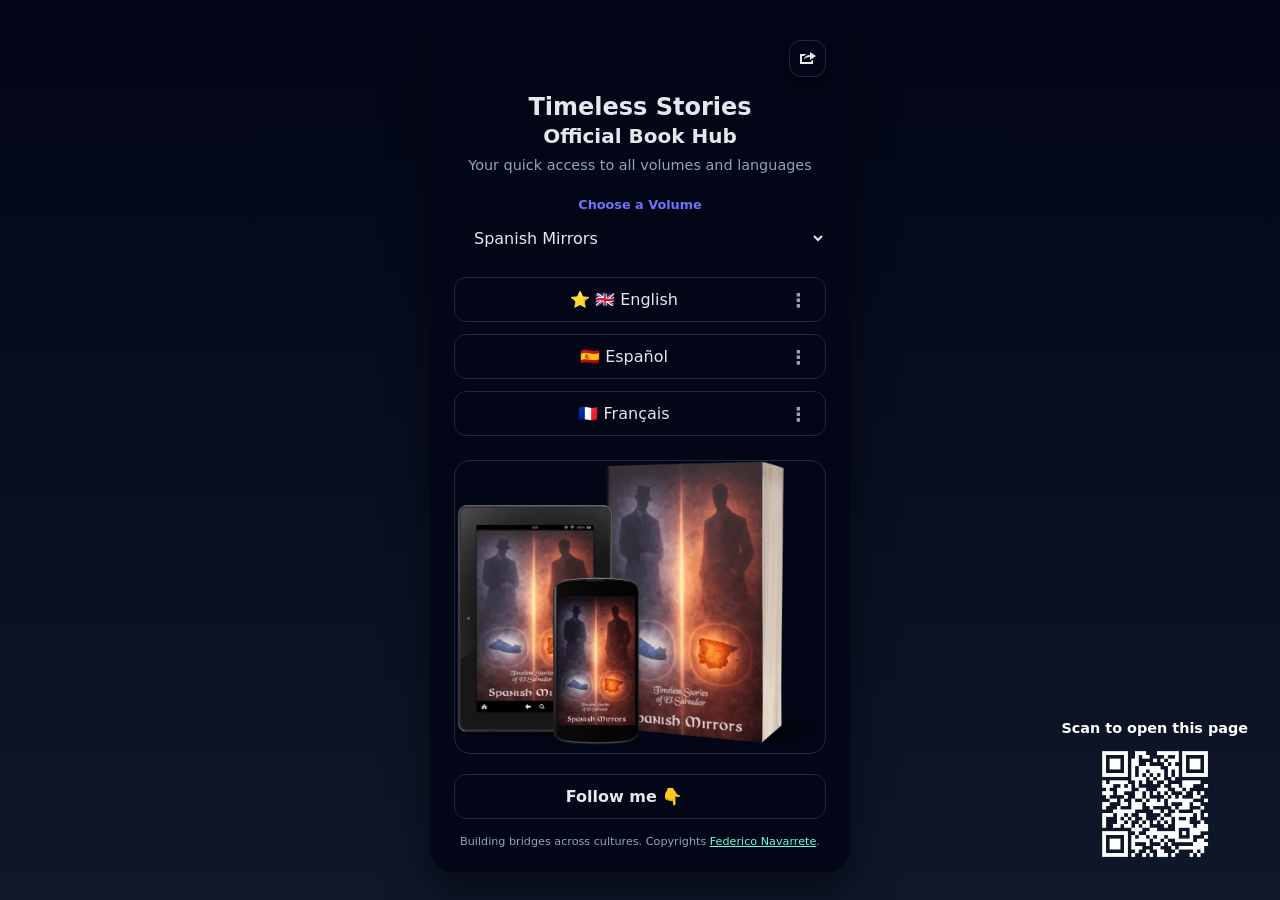
<file: index.html>
<!DOCTYPE html>
<html lang="en">

<head>
    <meta charset="UTF-8" />
    <meta name="viewport" content="width=device-width, initial-scale=1" />
    <title>Timeless Stories — Official Book Hub</title>
    <link rel="stylesheet" href="css/index.min.css">
    <!-- Meta Description -->
    <meta name="description"
        content="A series of books written by Federico Navarrete. They represent the largest collection of Salvadoran and Spanish oral stories in English.">

    <!-- Favicon-->
    <meta name="keywords"
        content="timeless stories, el salvador, folklore, legends, fairytales, ciptio, black night, siguanaba, francis drake, children, lodz, poland, madrid, spain, españa, cadejo,Federico Navarrete,audible,kdp,amazon,audiobook,book,cuyancua,fiction,guirola,angel,family,history, prezi">

    <link rel="apple-touch-icon" sizes="180x180" href="img/favicons/apple-touch-icon.png">
    <link rel="icon" type="image/png" sizes="32x32" href="img/favicons/favicon-32x32.png">
    <link rel="icon" type="image/png" sizes="16x16" href="img/favicons/favicon-16x16.png">
    <link rel="manifest" href="site.webmanifest">

    <meta name="theme-color" content="#0f172a">

    <!-- Open Graph / Facebook -->
    <meta property="og:type" content="website">
    <meta property="og:url" content="https://books.federiconavarrete.com">
    <meta property="og:title" content="Timeless Stories — Official Book Hub">
    <meta property="og:description"
        content="A series of books written by Federico Navarrete. They represent the largest collection of Salvadoran and Spanish oral stories in English.">
    <meta property="og:image" content="https://books.federiconavarrete.com/img/preview.jpg">
    <!-- Twitter -->
    <meta property="twitter:card" content="summary_large_image">
    <meta property="twitter:url" content="https://books.federiconavarrete.com">
    <meta property="twitter:title" content="Timeless Stories — Official Book Hub">
    <meta property="twitter:description"
        content="A series of books written by Federico Navarrete. They represent the largest collection of Salvadoran and Spanish oral stories in English.">
    <meta property="twitter:image" content="https://books.federiconavarrete.com/img/preview.jpg">

    <link rel="stylesheet" href="css/icon-moon.min.css">
    <link rel="canonical" href="https://books.federiconavarrete.com">
</head>

<body>
    <div class="app">
        <div class="row">
            <div class="col1">
                <button id="qrButton" class="share-fab" aria-label="Show QR Code">
                    <span class="icon-scan-helper"></span>
                </button>
            </div>
            <div class="col2">
                <button id="shareButton" class="share-fab" aria-label="Share link">
                    <span id="shareIcon"></span>
                </button>
            </div>
        </div>
        <h1 id="title"></h1>
        <p id="subtitle"></p>

        <label for="volumeSelect" id="selectLabel"></label>
        <select id="volumeSelect"></select>

        <div class="links" id="linksContainer"></div>

        <div class="preview">
            <img id="previewImage" alt="Book preview" />
        </div>

        <a href="https://amzn.to/3YXGR5W" target="_blank" class="link-btn link-qr txt-bold" id="followMe"></a>

        <div class="footer">
            <span id="sBridges"></span>&nbsp;<span>Copyrights <a href="https://www.cognitoforms.com/FedericoNavarrete1/LetsGetInTouchTimelessStories" target="_blank">Federico Navarrete</a>.</span>
        </div>
    </div>

    <!-- QR Modal -->
    <div class="modal" id="qrModal">
        <div class="modal-content">
            <h2 id="qrTitle"></h2>
            <img id="qrImage" src="img/qr.png" loading="lazy" alt="QR Code" />
            <a href="#" class="link-btn" id="closeModal"></a>
        </div>
    </div>

    <!-- Memory Game Modal -->
    <div class="game-modal" id="gameModal" hidden>
        <div class="game-modal-panel" role="dialog" aria-modal="true" aria-labelledby="gameModalTitle">
            <div class="game-modal-header">
                <h2 id="gameModalTitle">Memory Game</h2>
                <button class="game-modal-close" id="closeGameModal" type="button" aria-label="Close memory game">✖</button>
            </div>
            <iframe id="memoryGameFrame" title="Memory Game" loading="lazy" allowfullscreen></iframe>
        </div>
    </div>

    <div class="qr-floating" id="qrFloating">
        <p id="qrText"></p>
        <img id="qrFloatingImage" src="img/qr.png" loading="lazy" alt="QR Code" />
    </div>

    <script src="js/index.min.js"></script>

    <script type="application/ld+json">
    {
        "@context": "https://schema.org",
        "@type": "CollectionPage",
        "name": "Timeless Stories — Official Book Hub",
        "url": "https://books.federiconavarrete.com",
        "description": "The official book series collection of Salvadoran folklore and legends by Federico Navarrete.",
        "mainEntity": {
            "@type": "ItemList",
            "itemListElement": [
            {
                "@type": "ListItem",
                "position": 1,
                "item": {
                "@type": "Book",
                "name": "Timeless Stories of El Salvador: The Beginning",
                "author": "Federico Navarrete",
                "url": "https://a.co/d/08nXczMU"
                }
            },
            {
                "@type": "ListItem",
                "position": 2,
                "item": {
                "@type": "Book",
                "name": "Timeless Stories of El Salvador: Epiphany",
                "author": "Federico Navarrete",
                "url": "https://a.co/d/0bCerUQd"
                }
            },
            {
                "@type": "ListItem",
                "position": 3,
                "item": {
                "@type": "Book",
                "name": "Timeless Stories of El Salvador: Spanish Mirrors",
                "author": "Federico Navarrete",
                "url": "https://a.co/d/04ZYlMi3"
                }
            }
            ]
        }
    }
    </script>
</body>

</html>
</file>
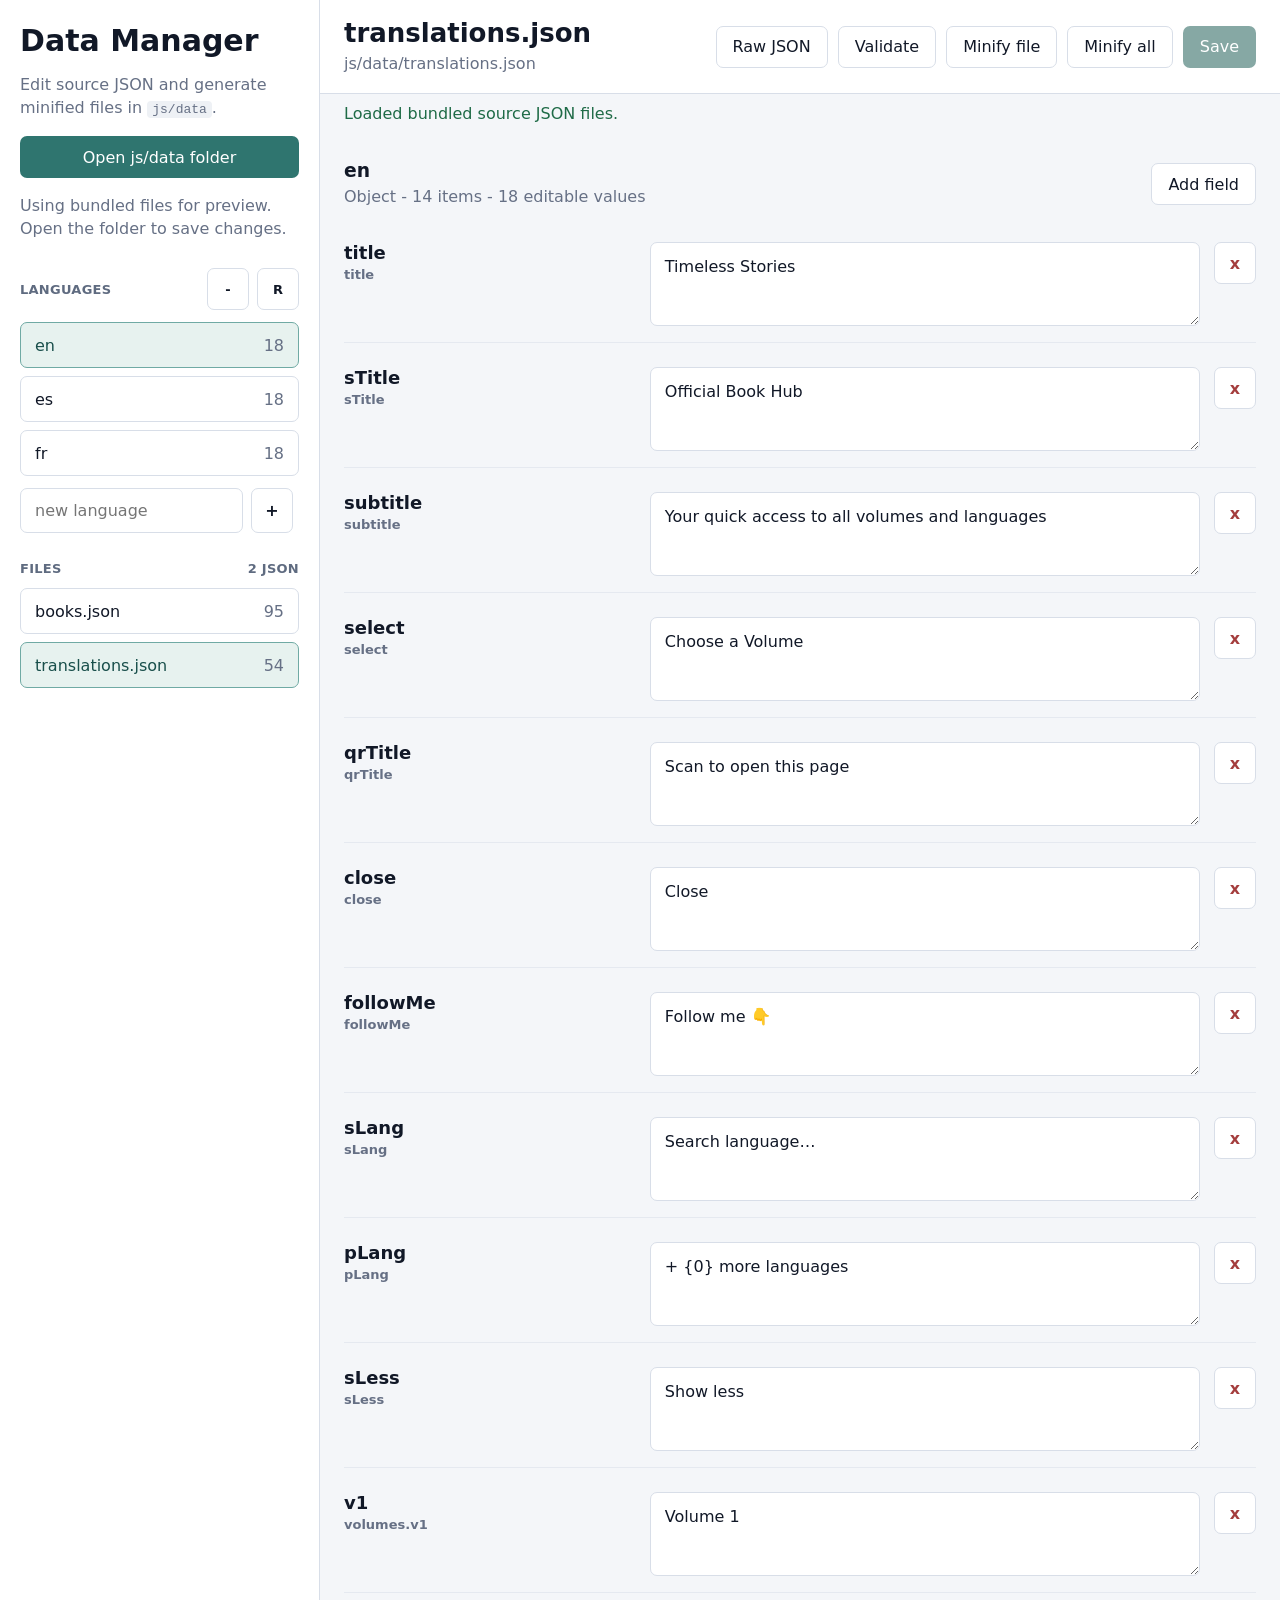
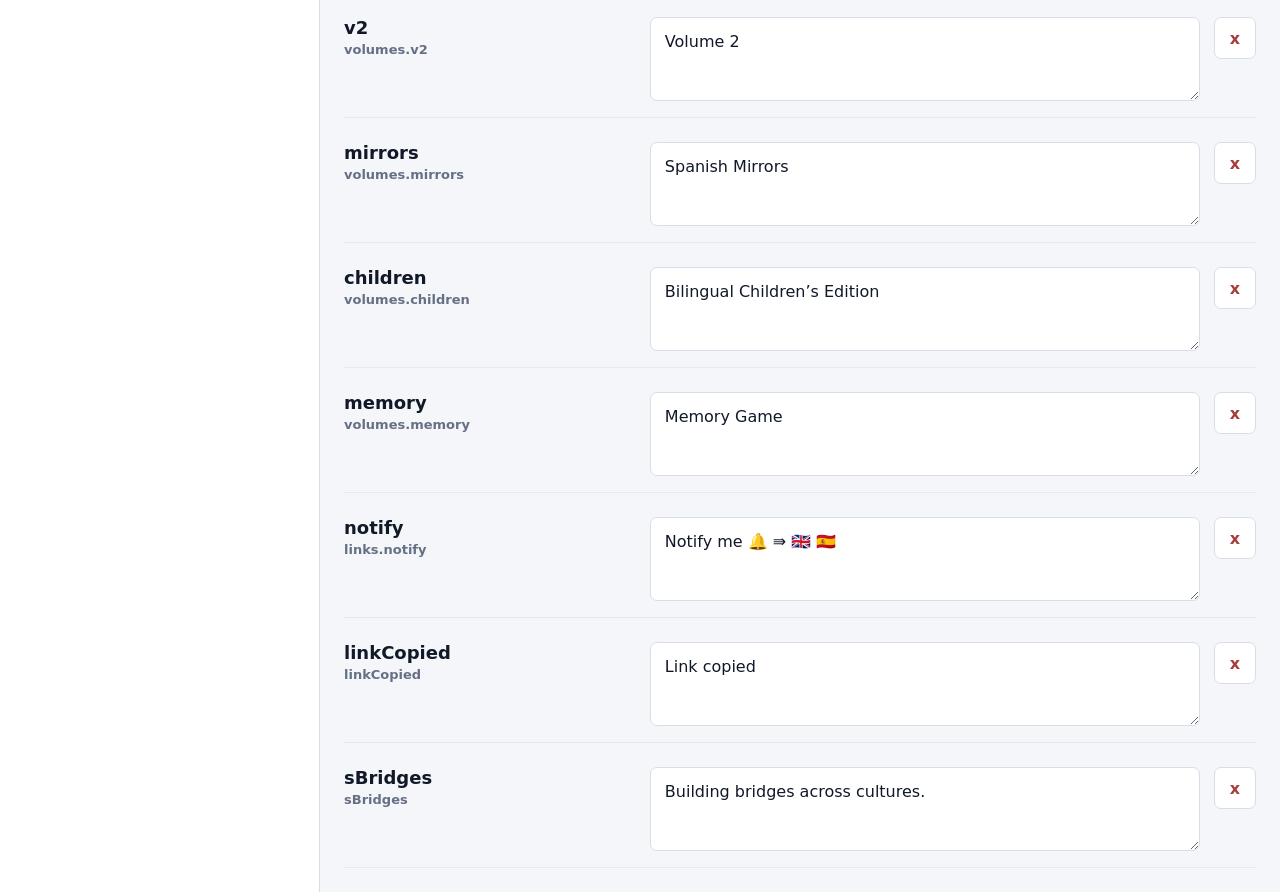
<file: admin.html>
<!DOCTYPE html>
<html lang="en">

<head>
    <meta charset="UTF-8" />
    <meta name="viewport" content="width=device-width, initial-scale=1" />
    <title>Data Manager</title>
    <link rel="stylesheet" href="css/admin.css" />
</head>

<body>
    <main class="manager-shell">
        <aside class="sidebar" aria-label="Data files and languages">
            <div class="brand-block">
                <h1>Data Manager</h1>
                <p>Edit source JSON and generate minified files in <code>js/data</code>.</p>
            </div>

            <button class="button button-primary full-width" id="openFolderButton" type="button">Open js/data folder</button>
            <p class="status-note" id="folderStatus">Using bundled files for preview. Open the folder to save changes.</p>

            <section class="panel-section" id="languageSection">
                <div class="section-title">
                    <span>Languages</span>
                    <div class="section-actions">
                        <button class="icon-button" id="deleteLanguageButton" type="button" title="Delete selected language">-</button>
                        <button class="icon-button" id="refreshButton" type="button" title="Reload files">R</button>
                    </div>
                </div>
                <div class="language-list" id="languageList"></div>
                <form class="inline-form" id="addLanguageForm">
                    <input id="newLanguageInput" type="text" autocomplete="off" placeholder="new language" aria-label="New language code" />
                    <button class="icon-button" type="submit" title="Add language">+</button>
                </form>
            </section>

            <section class="panel-section">
                <div class="section-title">
                    <span>Files</span>
                    <strong id="fileCount">0 JSON</strong>
                </div>
                <div class="file-list" id="fileList"></div>
            </section>
        </aside>

        <section class="workspace">
            <header class="topbar">
                <div>
                    <h2 id="fileTitle">Select a file</h2>
                    <p id="filePath">js/data</p>
                </div>
                <div class="actions">
                    <button class="button" id="rawButton" type="button">Raw JSON</button>
                    <button class="button" id="validateButton" type="button">Validate</button>
                    <button class="button" id="minifyFileButton" type="button">Minify file</button>
                    <button class="button" id="minifyAllButton" type="button">Minify all</button>
                    <button class="button button-save" id="saveButton" type="button">Save</button>
                </div>
            </header>

            <div class="notice" id="notice" role="status"></div>

            <section class="editor" id="formEditor" aria-label="Form editor">
                <div class="editor-header">
                    <div>
                        <h3 id="scopeTitle">Root</h3>
                        <p id="scopeMeta">No file loaded</p>
                    </div>
                    <button class="button" id="addFieldButton" type="button">Add field</button>
                </div>
                <div class="field-list" id="fieldList"></div>
            </section>

            <section class="raw-editor hidden" id="rawEditor" aria-label="Raw JSON editor">
                <textarea id="rawTextarea" spellcheck="false"></textarea>
            </section>
        </section>
    </main>

    <dialog id="fieldDialog">
        <form method="dialog" class="dialog-body" id="fieldForm">
            <h3>Add field</h3>
            <label>
                Path
                <input id="fieldPathInput" type="text" placeholder="volumes.newKey" autocomplete="off" />
            </label>
            <label>
                Value
                <textarea id="fieldValueInput" rows="4" placeholder="Text value"></textarea>
            </label>
            <div class="dialog-actions">
                <button class="button" value="cancel" type="button" id="cancelFieldButton">Cancel</button>
                <button class="button button-primary" value="default" type="submit">Add</button>
            </div>
        </form>
    </dialog>

    <script src="js/admin.js"></script>
</body>

</html>
</file>
<file: css/admin.css>
:root {
    --bg: #f4f6f9;
    --panel: #ffffff;
    --text: #111827;
    --muted: #667085;
    --line: #d8dee8;
    --accent: #2f756f;
    --accent-soft: #e7f2ef;
    --danger: #a43d3d;
    --save: #86a8a4;
    --shadow: 0 12px 30px rgba(15, 23, 42, 0.08);
}

* {
    box-sizing: border-box;
}

body {
    margin: 0;
    background: var(--bg);
    color: var(--text);
    font-family: Inter, ui-sans-serif, system-ui, -apple-system, BlinkMacSystemFont, "Segoe UI", sans-serif;
}

button,
input,
textarea {
    font: inherit;
}

.manager-shell {
    display: grid;
    grid-template-columns: 320px minmax(0, 1fr);
    min-height: 100vh;
}

.sidebar {
    border-right: 1px solid var(--line);
    background: var(--panel);
    padding: 24px 20px;
    overflow-y: auto;
}

.brand-block h1 {
    margin: 0 0 8px;
    font-size: 30px;
    line-height: 1.1;
}

.brand-block p,
.status-note,
#filePath,
#scopeMeta {
    color: var(--muted);
    line-height: 1.45;
}

code {
    background: #eef1f5;
    border-radius: 4px;
    padding: 1px 5px;
}

.button,
.icon-button {
    min-height: 42px;
    border: 1px solid var(--line);
    border-radius: 7px;
    background: #fff;
    color: var(--text);
    cursor: pointer;
    transition: border-color 0.15s, background 0.15s, transform 0.15s;
}

.button {
    padding: 0 16px;
}

.button:hover,
.icon-button:hover {
    border-color: #aeb8c7;
    background: #fafbfc;
}

.button:active,
.icon-button:active {
    transform: translateY(1px);
}

.button-primary,
.button-save {
    border-color: transparent;
    background: var(--accent);
    color: #fff;
}

.button-save {
    background: var(--save);
}

.button-danger {
    color: var(--danger);
}

.full-width {
    width: 100%;
}

.panel-section {
    margin-top: 28px;
}

.section-title {
    display: flex;
    align-items: center;
    justify-content: space-between;
    gap: 12px;
    margin-bottom: 12px;
    color: #5f6b80;
    font-size: 13px;
    font-weight: 800;
    letter-spacing: 0.02em;
    text-transform: uppercase;
}

.section-actions {
    display: flex;
    gap: 8px;
}

.icon-button {
    width: 42px;
    padding: 0;
    font-weight: 800;
}

.language-list,
.file-list,
.field-list {
    display: grid;
    gap: 8px;
}

.list-button {
    display: flex;
    width: 100%;
    min-height: 46px;
    align-items: center;
    justify-content: space-between;
    gap: 12px;
    border: 1px solid var(--line);
    border-radius: 7px;
    background: #fff;
    padding: 0 14px;
    color: var(--text);
    cursor: pointer;
    text-align: left;
}

.list-button.active {
    border-color: #70aaa4;
    background: var(--accent-soft);
    color: #194f4b;
}

.list-count {
    color: var(--muted);
}

.inline-form {
    display: grid;
    grid-template-columns: 1fr 48px;
    gap: 8px;
    margin-top: 12px;
}

input,
textarea {
    width: 100%;
    border: 1px solid var(--line);
    border-radius: 7px;
    background: #fff;
    color: var(--text);
    padding: 12px 14px;
}

textarea {
    min-height: 84px;
    resize: vertical;
    line-height: 1.45;
}

.workspace {
    display: grid;
    grid-template-rows: auto auto 1fr;
    min-width: 0;
}

.topbar {
    display: flex;
    align-items: center;
    justify-content: space-between;
    gap: 20px;
    border-bottom: 1px solid var(--line);
    background: var(--panel);
    padding: 18px 24px;
}

.topbar h2,
.editor-header h3 {
    margin: 0;
}

.topbar h2 {
    font-size: 26px;
}

#filePath,
#scopeMeta {
    margin: 4px 0 0;
}

.actions {
    display: flex;
    flex-wrap: wrap;
    justify-content: flex-end;
    gap: 10px;
}

.notice {
    min-height: 42px;
    padding: 10px 24px;
    color: var(--muted);
}

.notice.good {
    color: #1f6b47;
}

.notice.bad {
    color: var(--danger);
}

.editor {
    overflow-y: auto;
    padding: 24px;
}

.editor-header {
    display: flex;
    align-items: center;
    justify-content: space-between;
    gap: 16px;
    margin-bottom: 18px;
}

.field-row {
    display: grid;
    grid-template-columns: minmax(190px, 32%) minmax(0, 1fr) 42px;
    gap: 14px;
    align-items: start;
    border-bottom: 1px solid #e5e9f0;
    padding: 16px 0;
}

.field-key {
    overflow-wrap: anywhere;
}

.field-key strong {
    display: block;
    font-size: 18px;
}

.field-key span {
    display: block;
    margin-top: 4px;
    color: var(--muted);
    font-size: 13px;
    font-weight: 700;
}

.raw-editor {
    padding: 24px;
}

#rawTextarea {
    min-height: calc(100vh - 180px);
    resize: none;
    font-family: "Cascadia Mono", Consolas, monospace;
    font-size: 14px;
    line-height: 1.5;
    white-space: pre;
}

.hidden {
    display: none;
}

dialog {
    width: min(520px, calc(100vw - 32px));
    border: 1px solid var(--line);
    border-radius: 8px;
    box-shadow: var(--shadow);
}

dialog::backdrop {
    background: rgba(15, 23, 42, 0.32);
}

.dialog-body {
    display: grid;
    gap: 14px;
}

.dialog-body h3 {
    margin: 0;
}

.dialog-body label {
    display: grid;
    gap: 6px;
    color: var(--muted);
    font-weight: 700;
}

.dialog-actions {
    display: flex;
    justify-content: flex-end;
    gap: 10px;
}

@media (max-width: 900px) {
    .manager-shell {
        grid-template-columns: 1fr;
    }

    .sidebar {
        border-right: 0;
        border-bottom: 1px solid var(--line);
    }

    .topbar,
    .editor-header {
        align-items: stretch;
        flex-direction: column;
    }

    .actions {
        justify-content: stretch;
    }

    .actions .button {
        flex: 1 1 150px;
    }

    .field-row {
        grid-template-columns: 1fr 42px;
    }

    .field-row textarea {
        grid-column: 1 / -1;
        grid-row: 2;
    }
}
</file>
<file: css/index.min.css>
:root{--bg:#0f172a;--card:#020617;--text:#e5e7eb;--muted:#94a3b8;--accent:#38bdf8}*{box-sizing:border-box;font-family:system-ui,-apple-system,BlinkMacSystemFont,"Segoe UI",Roboto,sans-serif}body{margin:0;background:linear-gradient(180deg,#020617,#0f172a);color:var(--text);min-height:100vh;min-height:100svh;display:flex;justify-content:center;align-items:flex-start;padding:1rem}.app{width:100%;max-width:420px;background:var(--card);border-radius:1.5rem;padding:1.5rem;box-shadow:0 20px 40px rgba(0,0,0,0.5)}h1{font-size:1.5rem;margin-bottom:0.5rem}h1,#subtitle{text-align:center}p{font-size:0.9rem;color:var(--muted);margin-top:0;margin-bottom:1.5rem}label{font-size:0.8rem;color:var(--muted);display:block;margin-bottom:0.3rem}select{width:100%;padding:0.75rem 1rem;border-radius:0.75rem;border:none;background:#020617;color:var(--text);font-size:1rem;margin-bottom:1rem}select:focus,select:focus-visible{outline:none;box-shadow:none}#selectLabel{font-weight:bolder;text-align:center;color:#7371fc}.links{display:flex;flex-direction:column;gap:0.75rem;margin-bottom:1.5rem}.link-btn{display:block;text-decoration:none;padding:0.75rem 1rem;border-radius:0.75rem;background:#020617;color:var(--text);text-align:center;border:1px solid #1e293b;transition:all 0.15s ease}.link-qr{margin-top:0.75rem}.link-btn:hover{border-color:var(--accent);color:var(--accent);transform:translateY(-1px)}.preview{margin-top:1rem;margin-bottom:1.25rem;border-radius:1rem;overflow:hidden;border:1px solid #1e293b}.preview img{width:100%;display:block}.footer{margin-top:1rem;font-size:0.7rem;color:var(--muted);text-align:center}.modal{position:fixed;top:0;left:0;width:100%;height:100%;background:rgba(0,0,0,0.7);display:none;justify-content:center;align-items:center;z-index:1000}.modal-content{background:var(--card);border-radius:1rem;padding:1.5rem;width:90%;max-width:320px;text-align:center;box-shadow:0 20px 40px rgba(0,0,0,0.6)}.modal-content h2{font-size:1.1rem;margin-bottom:1rem}.modal-content img{width:100%;margin-bottom:1rem;border-radius:0.75rem;background:#fff;padding:0.5rem}.game-modal{position:fixed;inset:0;z-index:3000;background:rgba(2,6,23,0.76);backdrop-filter:blur(8px);display:grid;place-items:center;padding:1rem;opacity:1;transition:opacity 0.18s ease}.game-modal[hidden]{display:none}.game-modal-panel{width:min(1180px,96vw);height:min(760px,88vh);background:#0b1220;border:1px solid rgba(148,163,184,0.28);border-radius:1rem;overflow:hidden;box-shadow:0 26px 70px rgba(0,0,0,0.55);display:grid;grid-template-rows:auto 1fr;transform:scale(1);animation:gameModalIn 0.18s ease-out}.game-modal-header{min-height:3.25rem;display:flex;align-items:center;justify-content:space-between;gap:1rem;padding:0.65rem 0.75rem 0.65rem 1rem;background:rgba(15,23,42,0.96);border-bottom:1px solid rgba(148,163,184,0.22)}.game-modal-header h2{margin:0;font-size:0.95rem;line-height:1.2;color:var(--text)}.game-modal iframe{width:100%;height:100%;border:0;display:block;background:#020617}.game-modal-close{position:relative;width:2.25rem;height:2.25rem;flex:0 0 auto;border-radius:50%;border:1px solid rgba(255,255,255,0.28);background:rgba(2,6,23,0.88);color:#fff;font-size:0;line-height:0;cursor:pointer;display:inline-flex;align-items:center;justify-content:center;padding:0}.game-modal-close::before{content:"";position:absolute;top:50%;left:50%;width:1rem;height:0.18rem;border-radius:999px;background:currentColor;transform:translate(-50%,-50%) rotate(45deg)}.game-modal-close::after{content:"";position:absolute;top:50%;left:50%;width:1rem;height:0.18rem;border-radius:999px;background:currentColor;transform:translate(-50%,-50%) rotate(-45deg)}.game-modal-close:hover{border-color:var(--accent);color:var(--accent)}body.modal-open{overflow:hidden}@keyframes gameModalIn{from{opacity:0;transform:scale(0.985) translateY(0.5rem)}to{opacity:1;transform:scale(1) translateY(0)}}@media (max-width:720px){.game-modal{padding:0.5rem}.game-modal-panel{width:100%;height:min(720px,92vh);border-radius:0.85rem}}.share-fab{background:var(--card);border:1px solid #1e293b;color:var(--text);border-radius:0.75rem;padding:0.4rem 0.6rem;font-size:1rem;cursor:pointer;display:inline-flex;align-items:center;justify-content:center;width:36.52px;height:36.52px;box-shadow:0 8px 20px rgba(0,0,0,0.4)}.col1{height:100%}.col2{text-align:right}.row{display:grid;grid-template-columns:1fr 1fr;gap:1rem}.footer a:link{color:#64FFDA}.footer a:visited{color:#1DE9B6}.footer a:hover{color:#A7FFEB}.footer a:active{color:#00BFA5}.link-row{position:relative}.link-btn{padding-right:3rem}.share-mini{position:absolute;right:0.75rem;top:50%;transform:translateY(-50%);background:transparent;border:none;color:var(--muted);font-size:1.2rem;cursor:pointer;font-weight:bold}.share-mini:hover{color:var(--accent)}.toast{position:fixed;bottom:1.5rem;left:50%;transform:translateX(-50%);background:var(--card);border:1px solid #1e293b;padding:0.5rem 1rem;border-radius:1rem;font-size:0.8rem;opacity:0;transition:opacity 0.2s ease;z-index:2000}.toast.show{opacity:1}.qr-floating{position:fixed;bottom:1.5rem;right:1.5rem;padding:0.5rem;border-radius:0.75rem;display:none;z-index:1500;text-align:center}.qr-floating img{width:120px;height:120px}#qrFloatingImage{filter:invert(1)}#qrText{color:white;margin-bottom:0.5rem;font-weight:bold}#qrFloating{display:none}#qrButton{display:inline-flex}@media (min-width:768px) and (orientation:landscape){#qrFloating{display:block}#qrButton{display:none}}.search-box{width:100%;padding:0.6rem 0.8rem;margin-bottom:0.4rem;border-radius:0.8rem;border:1px solid #2a2a2a;background:rgba(255,255,255,0.03);color:white;font-size:0.9rem}.search-box::placeholder{color:rgba(255,255,255,0.5)}.txt-bold{font-weight:bold}
</file>
<file: css/icon-moon.min.css>
@font-face{font-family:'icomoon';src:url(fonts/icomoon.eot?iw60v4);src:url(fonts/icomoon.eot?iw60v4#iefix) format("embedded-opentype"),url(fonts/icomoon.ttf?iw60v4) format("truetype"),url(fonts/icomoon.woff?iw60v4) format("woff"),url(fonts/icomoon.svg?iw60v4#icomoon) format("svg");font-weight:400;font-style:normal;font-display:block}[class^="icon-"],[class*=" icon-"]{font-family:'icomoon'!important;speak:never;font-style:normal;font-weight:400;font-variant:normal;text-transform:none;line-height:1;-webkit-font-smoothing:antialiased;-moz-osx-font-smoothing:grayscale}.icon-share-ios:before{content:"\e900"}.icon-scan-helper:before{content:"\e901"}.icon-share:before{content:"\ea7d"}.icon-share-android:before{content:"\ea82"}
</file>
